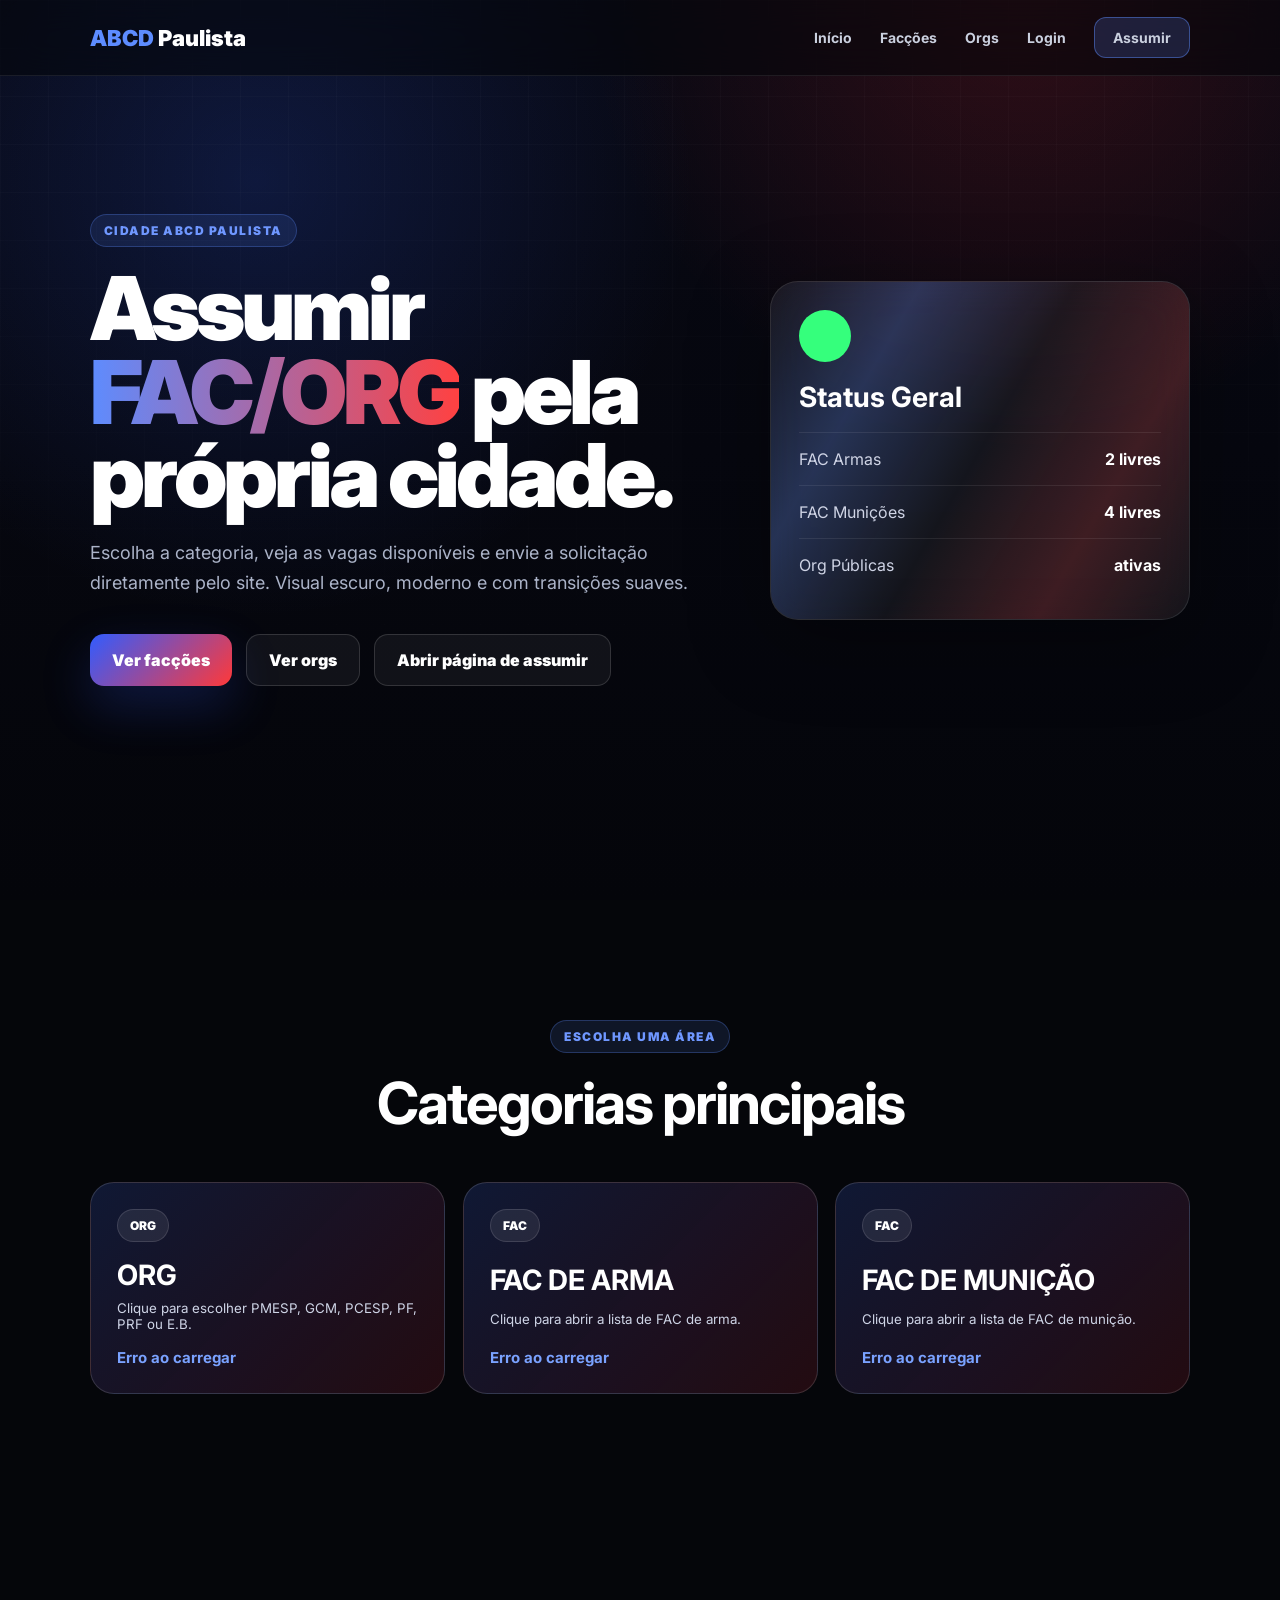
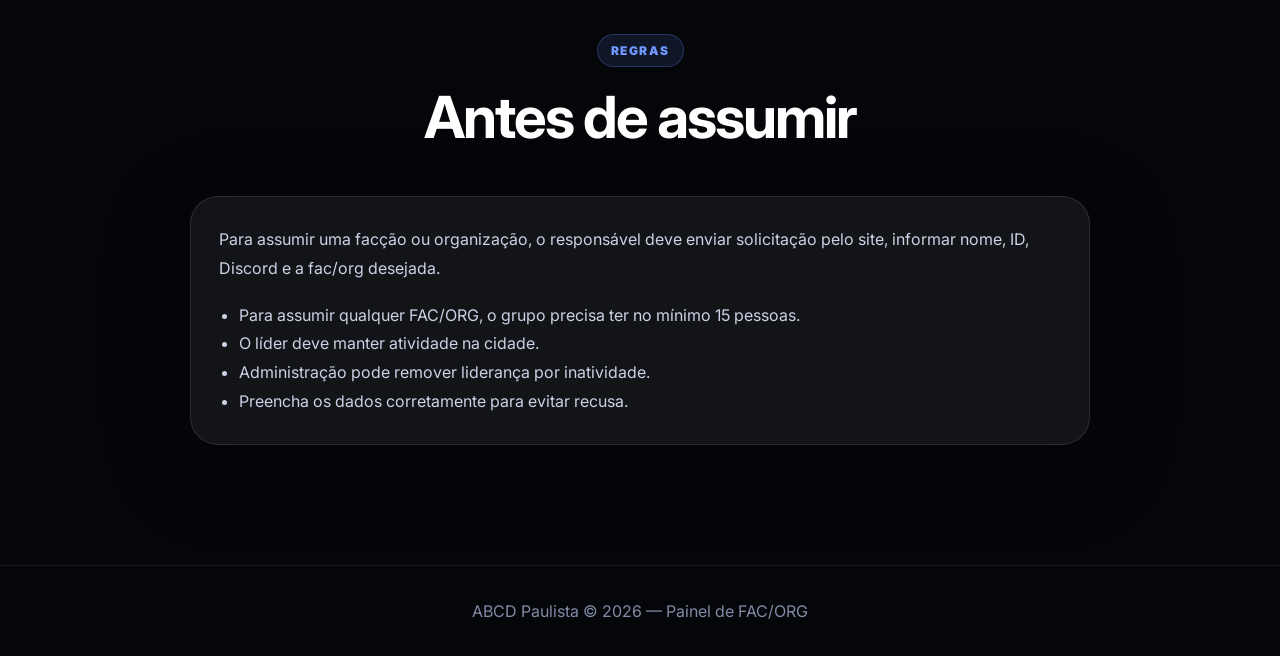
<file: index.html>
<!DOCTYPE html>
<html lang="pt-BR">
<head>
  <meta charset="UTF-8" />
  <meta name="viewport" content="width=device-width, initial-scale=1.0" />
  <title>ABCD Paulista | Assumir Fac/Org</title>
  <link rel="preconnect" href="https://fonts.googleapis.com">
  <link rel="preconnect" href="https://fonts.gstatic.com" crossorigin>
  <link href="https://fonts.googleapis.com/css2?family=Inter:wght@400;600;700;800;900&display=swap" rel="stylesheet">
  <link rel="stylesheet" href="style.css" />
</head>
<body>
  <div class="noise"></div>
  <div class="loader" id="loader">
    <div class="loader-box">
      <span>ABCD</span>
      <small>carregando organizações...</small>
    </div>
  </div>

  <header class="header">
    <a class="logo" href="#inicio"><span>ABCD</span> Paulista</a>
    <nav class="nav" id="nav">
      <a href="#inicio">Início</a>
      <a href="#faccoes">Facções</a>
      <a href="orgs.html">Orgs</a>
      <a href="painel-staff.html" class="staff-link">PAINEL-STAFF</a>
      <a href="login.html" class="login-link">Login</a>
      <button class="logout-btn" id="logoutBtn" type="button">Sair</button>
      <a href="assumir.html" class="nav-btn">Assumir</a>
    </nav>
    <button class="menu" id="menu" aria-label="Abrir menu">☰</button>
  </header>

  <main>
    <section class="hero section" id="inicio">
      <div class="hero-content reveal">
        <p class="tag">Cidade ABCD Paulista</p>
        <h1>Assumir <span>FAC/ORG</span> pela própria cidade.</h1>
        <p class="desc">Escolha a categoria, veja as vagas disponíveis e envie a solicitação diretamente pelo site. Visual escuro, moderno e com transições suaves.</p>
        <div class="actions">
          <a href="#faccoes" class="btn primary">Ver facções</a>
          <a href="orgs.html" class="btn ghost">Ver orgs</a>
          <a href="assumir.html" class="btn ghost">Abrir página de assumir</a>
        </div>
      </div>
      <div class="hero-card reveal delay">
        <div class="pulse"></div>
        <h3>Status Geral</h3>
        <div class="stat"><span>FAC Armas</span><strong>2 livres</strong></div>
        <div class="stat"><span>FAC Munições</span><strong>4 livres</strong></div>
        <div class="stat"><span>Org Públicas</span><strong>ativas</strong></div>
      </div>
    </section>

    <section class="section" id="categorias-inicio">
      <div class="section-title reveal">
        <p class="tag">Escolha uma área</p>
        <h2>Categorias principais</h2>
      </div>

      <div class="home-category-grid reveal" id="homeCategoryGrid">
        <button class="home-table-card home-open-card" type="button" data-home-cat="orgs">
          <span class="badge">ORG</span>
          <h3>ORG</h3>
          <p>Clique para escolher PMESP, GCM, PCESP, PF, PRF ou E.B.</p>
          <strong id="countOrgs">Carregando...</strong>
        </button>

        <button class="home-table-card home-open-card" type="button" data-home-cat="armas">
          <span class="badge">FAC</span>
          <h3>FAC DE ARMA</h3>
          <p>Clique para abrir a lista de FAC de arma.</p>
          <strong id="countArmas">Carregando...</strong>
        </button>

        <button class="home-table-card home-open-card" type="button" data-home-cat="municoes">
          <span class="badge">FAC</span>
          <h3>FAC DE MUNIÇÃO</h3>
          <p>Clique para abrir a lista de FAC de munição.</p>
          <strong id="countMunicoes">Carregando...</strong>
        </button>
      </div>

      <div class="home-drilldown reveal" id="homeDrilldown" style="display:none;">
        <div class="home-drill-head">
          <div>
            <p class="tag" id="homeDrillTag">Selecionar</p>
            <h3 id="homeDrillTitle">Escolha uma opção</h3>
          </div>
          <a class="btn ghost" href="assumir.html">Ir para assumir</a>
        </div>
        <div class="home-option-grid" id="homeOptionGrid"></div>
        <div class="home-division-screen" id="homeDivisionScreen" style="display:none;">
          <div class="home-drill-head small">
            <div>
              <p class="tag">Status</p>
              <h3 id="homeDivisionTitle">Divisões</h3>
            </div>
          </div>
          <div class="home-status-grid" id="homeStatusGrid"></div>
        </div>
      </div>
    </section>

    <section class="section rules" id="regras">
      <div class="section-title reveal">
        <p class="tag">Regras</p>
        <h2>Antes de assumir</h2>
      </div>
      <div class="rules-box reveal">
        <p>Para assumir uma facção ou organização, o responsável deve enviar solicitação pelo site, informar nome, ID, Discord e a fac/org desejada.</p>
        <ul>
          <li>Para assumir qualquer FAC/ORG, o grupo precisa ter no mínimo 15 pessoas.</li>
          <li>O líder deve manter atividade na cidade.</li>
          <li>Administração pode remover liderança por inatividade.</li>
          <li>Preencha os dados corretamente para evitar recusa.</li>
        </ul>
      </div>
    </section>
  </main>

  <footer>
    <p>ABCD Paulista © 2026 — Painel de FAC/ORG</p>
  </footer>

  <script src="script.js"></script>
</body>
</html>
</file>
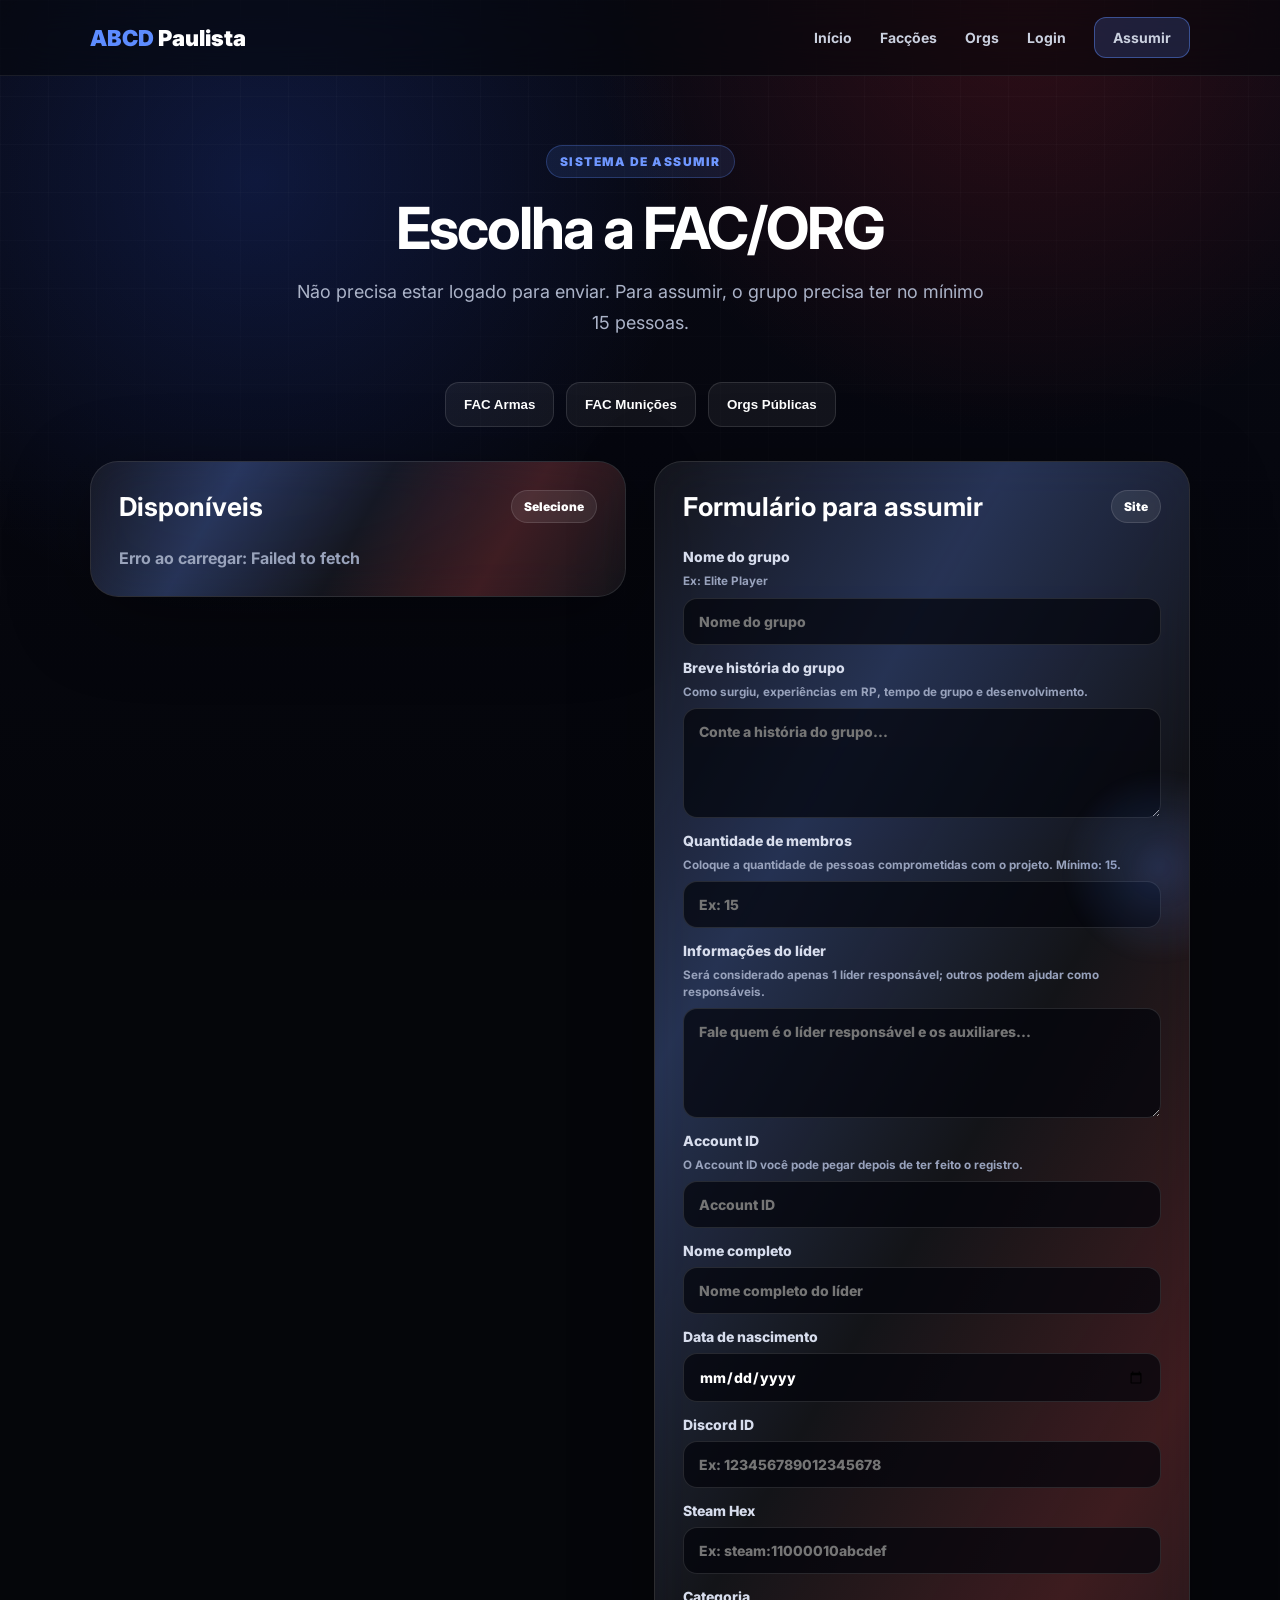
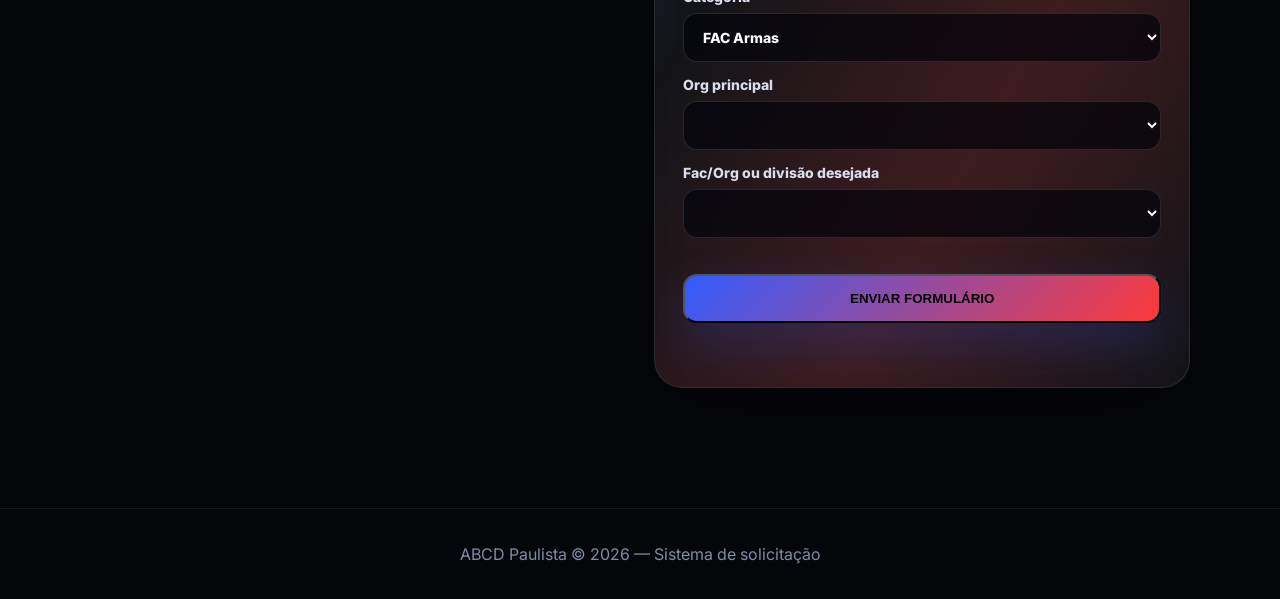
<file: assumir.html>
<!DOCTYPE html>
<html lang="pt-BR">
<head>
  <meta charset="UTF-8" />
  <meta name="viewport" content="width=device-width, initial-scale=1.0" />
  <title>Assumir | ABCD Paulista</title>
  <link rel="preconnect" href="https://fonts.googleapis.com">
  <link rel="preconnect" href="https://fonts.gstatic.com" crossorigin>
  <link href="https://fonts.googleapis.com/css2?family=Inter:wght@400;600;700;800;900&display=swap" rel="stylesheet">
  <link rel="stylesheet" href="style.css" />
</head>
<body>
  <div class="noise"></div>
  <div class="loader" id="loader"><div class="loader-box"><span>ABCD</span><small>abrindo solicitação...</small></div></div>

  <header class="header">
    <a class="logo" href="index.html"><span>ABCD</span> Paulista</a>
    <nav class="nav" id="nav">
      <a href="index.html#inicio">Início</a>
      <a href="index.html#faccoes">Facções</a>
      <a href="orgs.html">Orgs</a>
      <a href="painel-staff.html" class="staff-link">PAINEL-STAFF</a>
      <a href="login.html" class="login-link">Login</a>
      <button class="logout-btn" id="logoutBtn" type="button">Sair</button>
      <a href="assumir.html" class="nav-btn">Assumir</a>
    </nav>
    <button class="menu" id="menu" aria-label="Abrir menu">☰</button>
  </header>

  <main>
    <section class="section apply-page">
      <div class="section-title reveal">
        <p class="tag">Sistema de assumir</p>
        <h2 id="pageTitle">Escolha a FAC/ORG</h2>
        <p class="desc small-center">Não precisa estar logado para enviar. Para assumir, o grupo precisa ter no mínimo 15 pessoas.</p>
      </div>

      <div class="tabs reveal">
        <button class="tab-btn" data-tipo="armas">FAC Armas</button>
        <button class="tab-btn" data-tipo="municoes">FAC Munições</button>
        <button class="tab-btn" data-tipo="orgs">Orgs Públicas</button>
      </div>

      <div class="grid two apply-layout assume-animated">
        <article class="category reveal">
          <div class="category-head"><h3 id="categoriaTitulo">Disponíveis</h3><span class="badge" id="categoriaBadge">Selecione</span></div>
          <div class="items" id="listaDisponiveis"></div>
        </article>

        <article class="category reveal delay form-glow">
          <div class="category-head"><h3>Formulário para assumir</h3><span class="badge">Site</span></div>
          <form class="form" id="assumirForm">
            <label>Nome do grupo
              <small>Ex: Elite Player</small>
              <input type="text" id="grupoNome" placeholder="Nome do grupo" required>
            </label>

            <label>Breve história do grupo
              <small>Como surgiu, experiências em RP, tempo de grupo e desenvolvimento.</small>
              <textarea id="historia" placeholder="Conte a história do grupo..." required></textarea>
            </label>

            <label>Quantidade de membros
              <small>Coloque a quantidade de pessoas comprometidas com o projeto. Mínimo: 15.</small>
              <input type="number" id="membros" min="1" placeholder="Ex: 15" required>
            </label>

            <label>Informações do líder
              <small>Será considerado apenas 1 líder responsável; outros podem ajudar como responsáveis.</small>
              <textarea id="liderInfo" placeholder="Fale quem é o líder responsável e os auxiliares..." required></textarea>
            </label>

            <label>Account ID
              <small>O Account ID você pode pegar depois de ter feito o registro.</small>
              <input type="text" id="accountId" placeholder="Account ID" required>
            </label>

            <label>Nome completo
              <input type="text" id="nomeCompleto" placeholder="Nome completo do líder" required>
            </label>

            <label>Data de nascimento
              <input type="date" id="nascimento" required>
            </label>

            <label>Discord ID
              <input type="text" id="discordId" placeholder="Ex: 123456789012345678" required>
            </label>

            <label>Steam Hex
              <input type="text" id="steamHex" placeholder="Ex: steam:11000010abcdef" required>
            </label>

            <label>Categoria
              <select id="tipo" required>
                <option value="armas">FAC Armas</option>
                <option value="municoes">FAC Munições</option>
                <option value="orgs">Org Pública</option>
              </select>
            </label>

            <label id="orgMaeBox">Org principal
              <select id="orgMae"></select>
            </label>

            <label>Fac/Org ou divisão desejada
              <select id="organizacao" required></select>
            </label>

            <button class="btn primary full" type="submit">ENVIAR FORMULÁRIO</button>
            <p class="form-note" id="formMsg"></p>
          </form>
        </article>
      </div>
    </section>
  </main>

  <footer><p>ABCD Paulista © 2026 — Sistema de solicitação</p></footer>
  <script src="script.js"></script>
  <script src="assumir.js"></script>
</body>
</html>
</file>
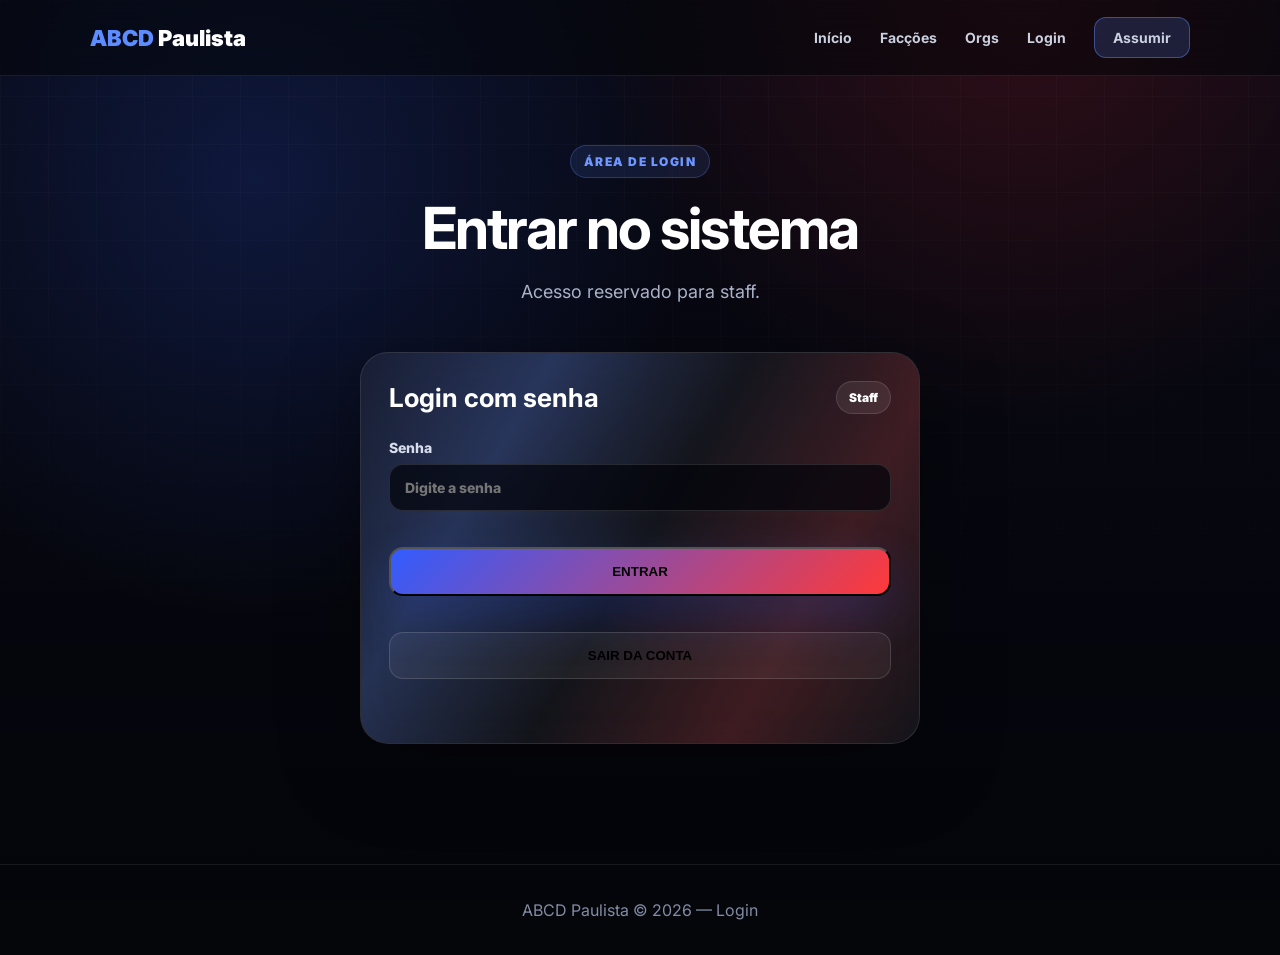
<file: login.html>
<!DOCTYPE html>
<html lang="pt-BR">
<head>
  <meta charset="UTF-8" />
  <meta name="viewport" content="width=device-width, initial-scale=1.0" />
  <title>Login | ABCD Paulista</title>
  <link rel="preconnect" href="https://fonts.googleapis.com">
  <link rel="preconnect" href="https://fonts.gstatic.com" crossorigin>
  <link href="https://fonts.googleapis.com/css2?family=Inter:wght@400;600;700;800;900&display=swap" rel="stylesheet">
  <link rel="stylesheet" href="style.css" />
</head>
<body>
  <div class="noise"></div>
  <div class="loader" id="loader"><div class="loader-box"><span>ABCD</span><small>login...</small></div></div>

  <header class="header">
    <a class="logo" href="index.html"><span>ABCD</span> Paulista</a>
    <nav class="nav" id="nav">
      <a href="index.html#inicio">Início</a>
      <a href="index.html#faccoes">Facções</a>
      <a href="index.html#orgs">Orgs</a>
      <a href="painel-staff.html" class="staff-link">PAINEL-STAFF</a>
      <a href="login.html" class="login-link">Login</a>
      <button class="logout-btn" id="logoutBtn" type="button">Sair</button>
      <a href="assumir.html" class="nav-btn">Assumir</a>
    </nav>
    <button class="menu" id="menu" aria-label="Abrir menu">☰</button>
  </header>

  <main>
    <section class="section apply-page">
      <div class="section-title reveal">
        <p class="tag">Área de login</p>
        <h2>Entrar no sistema</h2>
        <p class="desc small-center">Acesso reservado para staff.</p>
      </div>

      <article class="category login-card reveal">
        <div class="category-head">
          <h3>Login com senha</h3>
          <span class="badge">Staff</span>
        </div>
        <form class="form" id="loginForm">
          <label>Senha
            <input type="password" id="senha" placeholder="Digite a senha" required>
          </label>
          <button class="btn primary full" type="submit">ENTRAR</button>
          <button class="btn ghost full" type="button" id="sair">SAIR DA CONTA</button>
          <p class="form-note" id="loginMsg"></p>
        </form>
      </article>
    </section>
  </main>

  <footer><p>ABCD Paulista © 2026 — Login</p></footer>
  <script src="script.js"></script>
  <script src="login.js"></script>
</body>
</html>
</file>
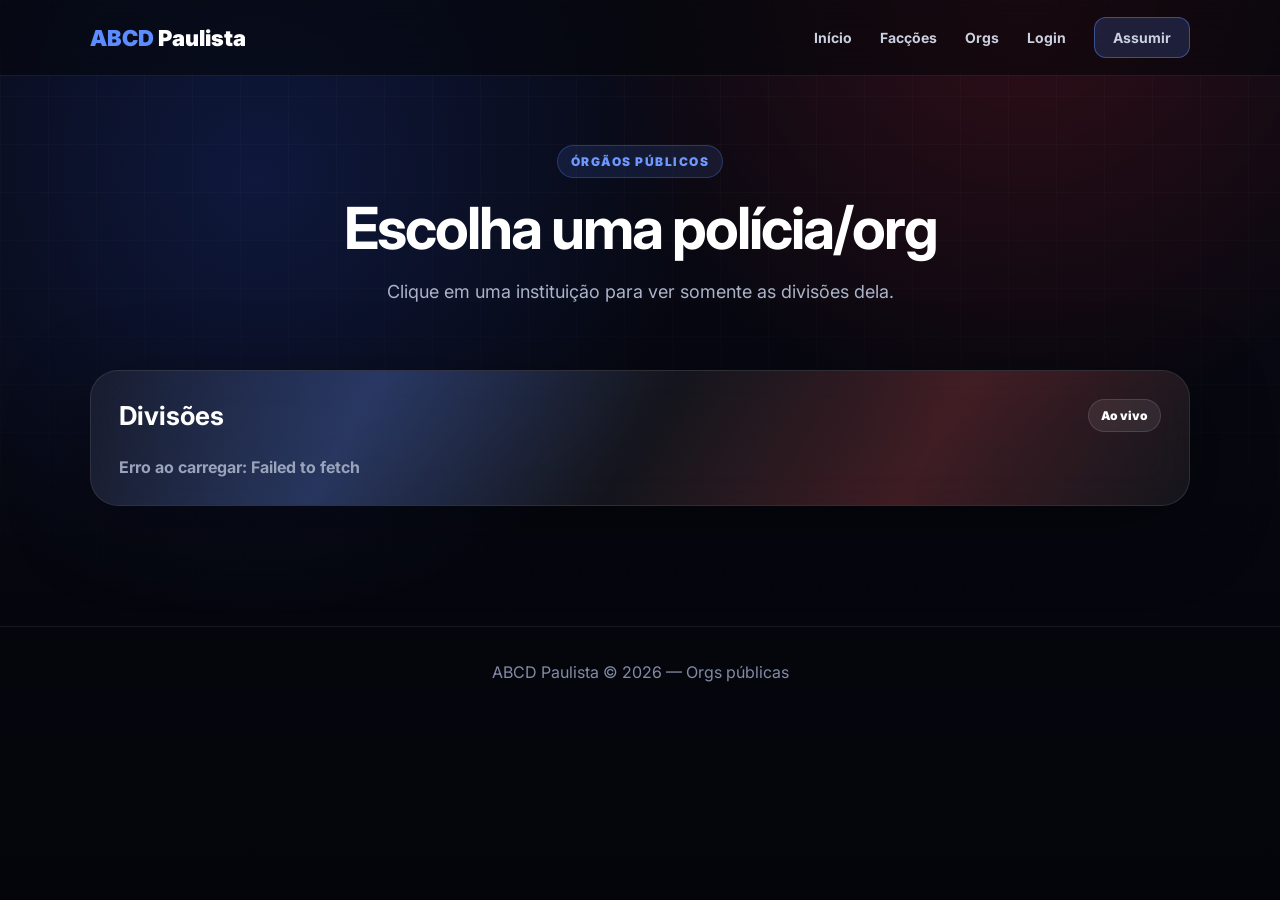
<file: orgs.html>
<!DOCTYPE html>
<html lang="pt-BR">
<head>
  <meta charset="UTF-8" />
  <meta name="viewport" content="width=device-width, initial-scale=1.0" />
  <title>Orgs | ABCD Paulista</title>
  <link rel="preconnect" href="https://fonts.googleapis.com">
  <link rel="preconnect" href="https://fonts.gstatic.com" crossorigin>
  <link href="https://fonts.googleapis.com/css2?family=Inter:wght@400;600;700;800;900&display=swap" rel="stylesheet">
  <link rel="stylesheet" href="style.css" />
</head>
<body>
  <div class="noise"></div>
  <div class="loader" id="loader"><div class="loader-box"><span>ORGS</span><small>carregando divisões...</small></div></div>

  <header class="header">
    <a class="logo" href="index.html"><span>ABCD</span> Paulista</a>
    <nav class="nav" id="nav">
      <a href="index.html#inicio">Início</a>
      <a href="index.html#faccoes">Facções</a>
      <a href="orgs.html">Orgs</a>
      <a href="painel-staff.html" class="staff-link">PAINEL-STAFF</a>
      <a href="login.html" class="login-link">Login</a>
      <button class="logout-btn" id="logoutBtn" type="button">Sair</button>
      <a href="assumir.html" class="nav-btn">Assumir</a>
    </nav>
    <button class="menu" id="menu" aria-label="Abrir menu">☰</button>
  </header>

  <main>
    <section class="section apply-page">
      <div class="section-title reveal">
        <p class="tag">Órgãos públicos</p>
        <h2 id="orgPageTitle">Escolha uma polícia/org</h2>
        <p class="desc small-center">Clique em uma instituição para ver somente as divisões dela.</p>
      </div>

      <div class="form-filter-tabs org-selector-tabs reveal" id="orgButtons"></div>

      <article class="category reveal">
        <div class="category-head">
          <h3 id="orgSelectedTitle">Divisões</h3>
          <span class="badge">Ao vivo</span>
        </div>
        <div id="orgDivisoes" class="org-grid"></div>
      </article>
    </section>
  </main>

  <footer><p>ABCD Paulista © 2026 — Orgs públicas</p></footer>
  <script src="script.js"></script>
  <script src="orgs.js"></script>
</body>
</html>
</file>
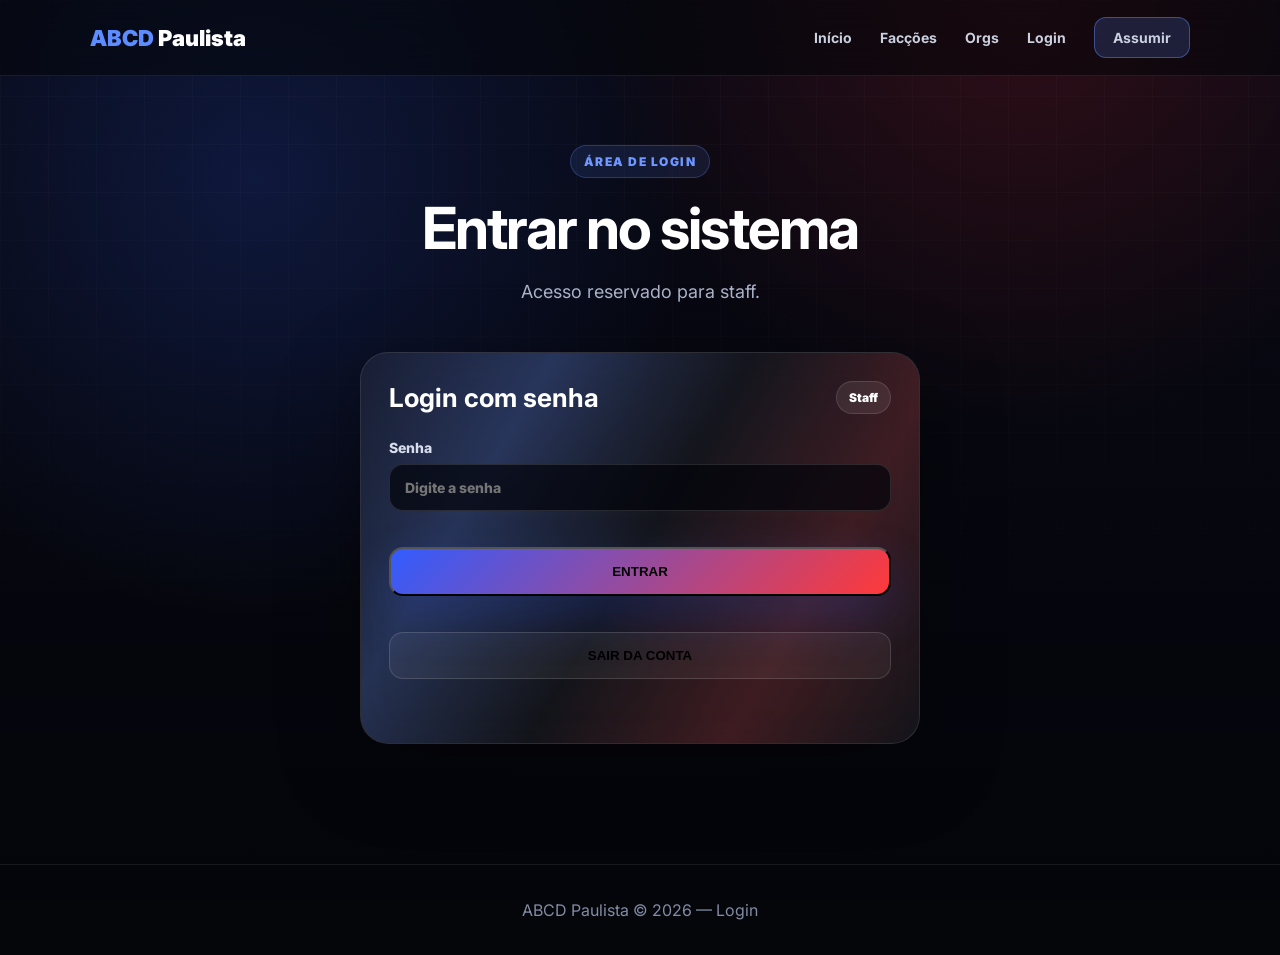
<file: painel-categoria.html>
<!DOCTYPE html>
<html lang="pt-BR">
<head>
  <meta charset="UTF-8" />
  <meta name="viewport" content="width=device-width, initial-scale=1.0" />
  <title>Painel Staff | Opção</title>
  <link rel="preconnect" href="https://fonts.googleapis.com">
  <link rel="preconnect" href="https://fonts.gstatic.com" crossorigin>
  <link href="https://fonts.googleapis.com/css2?family=Inter:wght@400;600;700;800;900&display=swap" rel="stylesheet">
  <link rel="stylesheet" href="style.css" />
</head>
<body>
  <div class="noise"></div>
  <div class="loader" id="loader"><div class="loader-box"><span>STAFF</span><small>abrindo opção...</small></div></div>

  <header class="header">
    <a class="logo" href="index.html"><span>ABCD</span> Paulista</a>
    <nav class="nav" id="nav">
      <a href="index.html#inicio">Início</a>
      <a href="index.html#faccoes">Facções</a>
      <a href="orgs.html">Orgs</a>
      <a href="painel-staff.html" class="staff-link">PAINEL-STAFF</a>
      <a href="login.html" class="login-link">Login</a>
      <button class="logout-btn" id="logoutBtn" type="button">Sair</button>
    </nav>
    <button class="menu" id="menu" aria-label="Abrir menu">☰</button>
  </header>

  <main>
    <section class="section apply-page staff-page">
      <div class="section-title reveal">
        <p class="tag">Painel Staff</p>
        <h2 id="staffOpcaoTitulo">Opção selecionada</h2>
        <p class="desc small-center">Esta página mostra somente a opção que você clicou.</p>
      </div>

      <div class="staff-actions reveal mini-staff-actions">
        <a href="painel-categoria.html?area=alterar&tipo=armas" class="staff-btn">Alterar vagas</a>
        <a href="painel-categoria.html?area=formularios&tipo=armas" class="staff-btn">Formulários</a>
        <a href="painel-categoria.html?area=controle" class="staff-btn">Controle geral</a>
        <a href="painel-categoria.html?area=criar" class="staff-btn">Criar FAC/ORG</a>
      </div>

      <article class="category reveal staff-section" id="areaAlterar">
        <div class="category-head"><h3>Alterar vagas</h3><span class="badge">Livre/Privada</span></div>
        <div class="form-filter-tabs link-tabs">
          <a href="painel-categoria.html?area=alterar&tipo=armas" data-area-filter="armas">FAC Armas</a>
          <a href="painel-categoria.html?area=alterar&tipo=municoes" data-area-filter="municoes">FAC Munições</a>
          <a href="painel-categoria.html?area=alterar&tipo=orgs" data-area-filter="orgs">ORGs</a>
        </div>
        <form class="form inline-form" id="livresForm">
          <label>Categoria
            <select id="livreCategoria">
              <option value="armas">FAC Armas</option>
              <option value="municoes">FAC Munições</option>
              <option value="orgs">Órgão Público</option>
            </select>
          </label>
          <label id="livreOrgaoBox">Órgão público
            <select id="livreOrgao"></select>
          </label>
          <label>Selecione a FAC/ORG ou divisão
            <select id="livreDivisao"></select>
          </label>
          <div class="choice-preview" id="choicePreview">Selecione uma opção acima.</div>
          <div class="two-buttons">
            <button class="btn primary full" type="submit" data-status="livre">ADICIONAR COMO LIVRE</button>
            <button class="btn danger full" type="submit" data-status="privada">ADICIONAR COMO PRIVADA</button>
          </div>
        </form>
        <div id="listasLivres" class="requests"></div>
      </article>

      <article class="category reveal staff-section" id="areaFormularios">
        <div class="category-head"><h3>Formulários enviados</h3><span class="badge">Solicitações</span></div>
        <div class="form-filter-tabs link-tabs">
          <a href="painel-categoria.html?area=formularios&tipo=armas" data-area-filter="armas">FAC Armas</a>
          <a href="painel-categoria.html?area=formularios&tipo=municoes" data-area-filter="municoes">FAC Munições</a>
          <a href="painel-categoria.html?area=formularios&tipo=orgs" data-area-filter="orgs">ORGs</a>
          <a href="painel-categoria.html?area=formularios&tipo=sem" data-area-filter="sem">Sem categoria</a>
        </div>
        <div id="formulariosBox" class="requests"></div>
      </article>

      <article class="category reveal staff-section" id="areaCriar">
        <div class="category-head"><h3>Criar nova FAC/ORG</h3><span class="badge">Cadastro</span></div>
        <form class="form inline-form" id="criarForm">
          <label>Tipo que deseja criar
            <select id="criarTipo">
              <option value="fac_armas">Criar FAC de Armas</option>
              <option value="fac_municoes">Criar FAC de Munição</option>
              <option value="org_militar">Criar ORG Militar</option>
              <option value="org_pacifica">Criar ORG Pacífica</option>
            </select>
          </label>
          <label>Nome da FAC/ORG
            <input type="text" id="criarNome" placeholder="Ex: NOVA FAC, SAMU, Defesa Civil" required>
          </label>
          <label id="criarDivisoesBox">Divisões da ORG
            <small>Separe por vírgula. Ex: Canil, ROMU, Ronda Cidadã</small>
            <textarea id="criarDivisoes" placeholder="Divisão 1, Divisão 2, Divisão 3"></textarea>
          </label>
          <button class="btn primary full" type="submit">CRIAR NO SISTEMA</button>
          <p class="form-note" id="criarMsg"></p>
        </form>
      </article>

      <article class="category reveal staff-section" id="areaControle">
        <div class="category-head"><h3>Controle geral</h3><span class="badge">Resumo</span></div>
        <div id="controleBox" class="org-grid"></div>
      </article>
    </section>
  </main>

  <footer><p>ABCD Paulista © 2026 — Painel Staff</p></footer>
  <script src="script.js"></script>
  <script src="painel-categoria.js"></script>
</body>
</html>
</file>
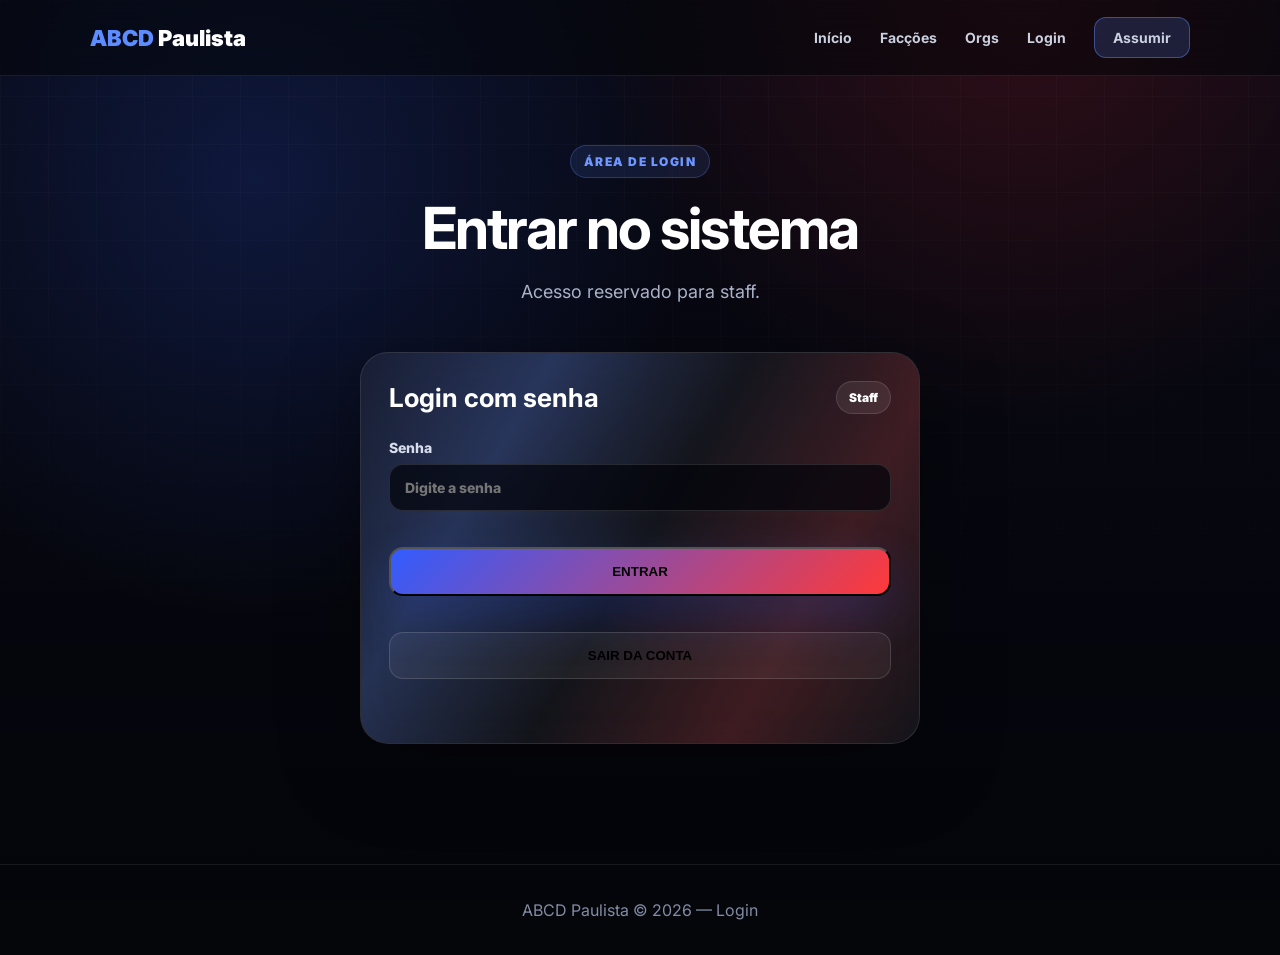
<file: painel-staff.html>
<!DOCTYPE html>
<html lang="pt-BR">
<head>
  <meta charset="UTF-8" />
  <meta name="viewport" content="width=device-width, initial-scale=1.0" />
  <title>Painel Staff | ABCD Paulista</title>
  <link rel="preconnect" href="https://fonts.googleapis.com">
  <link rel="preconnect" href="https://fonts.gstatic.com" crossorigin>
  <link href="https://fonts.googleapis.com/css2?family=Inter:wght@400;600;700;800;900&display=swap" rel="stylesheet">
  <link rel="stylesheet" href="style.css" />
</head>
<body>
  <div class="noise"></div>
  <div class="loader" id="loader"><div class="loader-box"><span>STAFF</span><small>carregando painel...</small></div></div>
  <header class="header">
    <a class="logo" href="index.html"><span>ABCD</span> Paulista</a>
    <nav class="nav" id="nav">
      <a href="index.html#inicio">Início</a>
      <a href="index.html#faccoes">Facções</a>
      <a href="orgs.html">Orgs</a>
      <a href="assumir.html">Assumir</a>
      <a href="painel-staff.html" class="staff-link">PAINEL-STAFF</a>
      <a href="login.html" class="login-link">Login</a>
      <button class="logout-btn" id="logoutBtn" type="button">Sair</button>
    </nav>
    <button class="menu" id="menu" aria-label="Abrir menu">☰</button>
  </header>

  <main>
    <section class="section apply-page staff-page">
      <div class="section-title reveal">
        <p class="tag">Área administrativa</p>
        <h2>PAINEL-STAFF</h2>
        <p class="desc small-center">Controle as vagas, formulários, assumidas e criação de novas FAC/ORG.</p>
      </div>

      <div class="staff-actions reveal">
        <a href="painel-categoria.html?area=alterar&tipo=armas" class="staff-btn">ALTERAR / COLOCAR FAC-ORG LIVRE OU PRIVADA</a>
        <a href="painel-categoria.html?area=formularios&tipo=armas" class="staff-btn">VER FORMULÁRIOS ENVIADOS</a>
        <a href="painel-categoria.html?area=controle" class="staff-btn">CONTROLE GERAL</a>
        <a href="painel-categoria.html?area=criar" class="staff-btn">CRIAR FAC/ORG</a>
      </div>

      <article class="category reveal staff-section">
        <div class="category-head"><h3>Escolha uma opção do painel</h3><span class="badge">Menu</span></div>
        <p class="desc">Clique em uma opção acima. O sistema vai abrir outra página mostrando somente aquilo que você escolheu.</p>
      </article>
    </section>
  </main>

  <footer><p>ABCD Paulista © 2026 — Painel Staff</p></footer>
  <script src="script.js"></script>
  <script src="painel-staff.js"></script>
</body>
</html>
</file>
<file: style.css>
*{margin:0;padding:0;box-sizing:border-box}html{scroll-behavior:smooth}body{font-family:Inter,Arial,sans-serif;background:#05060a;color:#fff;overflow-x:hidden}a{text-decoration:none;color:inherit}.noise{position:fixed;inset:0;background:radial-gradient(circle at 20% 20%,rgba(49,98,255,.18),transparent 35%),radial-gradient(circle at 80% 0%,rgba(255,42,42,.16),transparent 32%),linear-gradient(180deg,#080914,#04050a);z-index:-2}.noise:after{content:"";position:absolute;inset:0;background-image:linear-gradient(rgba(255,255,255,.025) 1px,transparent 1px),linear-gradient(90deg,rgba(255,255,255,.025) 1px,transparent 1px);background-size:48px 48px;mask-image:linear-gradient(to bottom,#000,transparent 88%)}.loader{position:fixed;inset:0;display:grid;place-items:center;background:#04050a;z-index:99;transition:.7s ease}.loader.hide{opacity:0;visibility:hidden}.loader-box{display:flex;flex-direction:column;gap:10px;align-items:center;animation:zoomIn .8s ease}.loader-box span{font-size:42px;font-weight:900;letter-spacing:8px;background:linear-gradient(90deg,#fff,#5d8cff,#ff4141);-webkit-background-clip:text;color:transparent}.loader-box small{color:#9fa7bd;letter-spacing:3px;text-transform:uppercase}.header{position:fixed;top:0;left:0;width:100%;height:76px;padding:0 7%;display:flex;align-items:center;justify-content:space-between;background:rgba(5,6,10,.55);backdrop-filter:blur(18px);border-bottom:1px solid rgba(255,255,255,.08);z-index:50}.logo{font-weight:900;font-size:22px}.logo span{color:#5d8cff}.nav{display:flex;align-items:center;gap:28px}.nav a{color:#cad0df;font-weight:700;font-size:14px;transition:.3s}.nav a:hover{color:#fff;transform:translateY(-2px)}.nav-btn{padding:11px 18px;border-radius:12px;background:rgba(93,140,255,.18);border:1px solid rgba(93,140,255,.45)}.menu{display:none;background:none;border:0;color:#fff;font-size:28px}.section{padding:120px 7%}.hero{min-height:100vh;display:grid;grid-template-columns:1.2fr .8fr;align-items:center;gap:50px}.tag{display:inline-flex;color:#6f97ff;background:rgba(93,140,255,.12);border:1px solid rgba(93,140,255,.28);padding:8px 13px;border-radius:999px;text-transform:uppercase;font-size:12px;font-weight:900;letter-spacing:1.5px}.hero h1{font-size:clamp(42px,7vw,88px);line-height:.95;margin:20px 0;font-weight:900;letter-spacing:-4px}.hero h1 span{background:linear-gradient(90deg,#5d8cff,#ff4141);-webkit-background-clip:text;color:transparent}.desc{max-width:700px;color:#abb3c8;font-size:18px;line-height:1.7}.actions{display:flex;gap:14px;margin-top:35px;flex-wrap:wrap}.btn{display:inline-flex;align-items:center;justify-content:center;padding:15px 22px;border-radius:14px;font-weight:900;transition:.35s}.btn:hover{transform:translateY(-4px) scale(1.02)}.primary{background:linear-gradient(135deg,#315cff,#ff3939);box-shadow:0 20px 50px rgba(49,92,255,.22)}.ghost{border:1px solid rgba(255,255,255,.14);background:rgba(255,255,255,.05)}.hero-card,.category,.rules-box,.apply-card{position:relative;background:rgba(255,255,255,.06);border:1px solid rgba(255,255,255,.11);border-radius:28px;padding:28px;backdrop-filter:blur(22px);box-shadow:0 20px 80px rgba(0,0,0,.35);overflow:hidden}.hero-card:before,.category:before,.apply-card:before{content:"";position:absolute;inset:-2px;background:linear-gradient(120deg,transparent,rgba(93,140,255,.25),transparent,rgba(255,65,65,.18),transparent);z-index:-1;animation:borderMove 4s linear infinite}.pulse{width:52px;height:52px;border-radius:50%;background:#35ff7c;box-shadow:0 0 0 0 rgba(53,255,124,.65);animation:pulse 1.7s infinite}.hero-card h3{font-size:28px;margin:18px 0}.stat{display:flex;justify-content:space-between;padding:16px 0;border-top:1px solid rgba(255,255,255,.08);color:#cfd4e5}.stat strong{color:#fff}.section-title{text-align:center;margin-bottom:44px}.section-title h2{font-size:clamp(30px,5vw,58px);margin-top:15px;letter-spacing:-2px}.grid.two{display:grid;grid-template-columns:repeat(2,1fr);gap:28px}.category-head{display:flex;align-items:center;justify-content:space-between;gap:15px;margin-bottom:25px}.category h3{font-size:26px}.badge{font-size:12px;font-weight:900;color:#fff;background:rgba(255,255,255,.08);border:1px solid rgba(255,255,255,.12);padding:8px 12px;border-radius:999px}.category h4{margin:20px 0 12px;color:#d8dff3;text-transform:uppercase;font-size:12px;letter-spacing:2px}.items{display:grid;gap:10px}.items.compact{grid-template-columns:repeat(2,1fr)}.item{display:flex;align-items:center;gap:10px;padding:13px 14px;border-radius:14px;background:rgba(255,255,255,.045);border:1px solid rgba(255,255,255,.08);font-weight:800;color:#edf1ff;transition:.3s}.item:hover{transform:translateX(5px);background:rgba(255,255,255,.075)}.item span{width:11px;height:11px;border-radius:50%;display:block}.free span{background:#2fff7a;box-shadow:0 0 18px rgba(47,255,122,.8)}.busy span{background:#ff3c3c;box-shadow:0 0 18px rgba(255,60,60,.8)}.org-grid{display:grid;grid-template-columns:repeat(3,1fr);gap:18px}.org-card{min-height:110px;display:grid;place-items:center;text-align:center;padding:18px;border-radius:22px;background:linear-gradient(145deg,rgba(255,255,255,.075),rgba(255,255,255,.025));border:1px solid rgba(255,255,255,.1);font-size:20px;font-weight:900;transition:.35s}.org-card:hover{transform:translateY(-8px);border-color:rgba(93,140,255,.55);box-shadow:0 18px 55px rgba(93,140,255,.16)}.rules-box{max-width:900px;margin:0 auto;color:#cbd2e5;line-height:1.8}.rules-box ul{margin-top:18px;padding-left:20px}.apply{padding-top:80px}.apply-card{text-align:center;max-width:850px;margin:auto}.apply-card h2{font-size:48px;margin:18px 0}.apply-card p{color:#b9c1d6;margin-bottom:25px}footer{text-align:center;padding:35px;color:#818ba6;border-top:1px solid rgba(255,255,255,.08)}.reveal{opacity:0;transform:translateY(34px);transition:1s cubic-bezier(.2,.8,.2,1)}.reveal.show{opacity:1;transform:none}.delay{transition-delay:.18s}@keyframes pulse{70%{box-shadow:0 0 0 18px rgba(53,255,124,0)}}@keyframes zoomIn{from{opacity:0;transform:scale(.85)}to{opacity:1;transform:scale(1)}}@keyframes borderMove{to{transform:rotate(360deg)}}@media(max-width:900px){.header{padding:0 5%}.menu{display:block}.nav{position:absolute;top:76px;right:5%;width:240px;display:none;flex-direction:column;align-items:stretch;padding:18px;background:rgba(5,6,10,.92);border:1px solid rgba(255,255,255,.1);border-radius:18px}.nav.open{display:flex}.hero{grid-template-columns:1fr;padding-top:140px}.grid.two,.org-grid{grid-template-columns:1fr}.items.compact{grid-template-columns:1fr}.section{padding:90px 5%}.hero h1{letter-spacing:-2px}.apply-card h2{font-size:36px}}
.full{width:100%;margin-top:22px}.center{display:flex;justify-content:center;margin-top:30px}.small-center{margin:14px auto 0;text-align:center}.apply-page{padding-top:145px}.tabs{display:flex;gap:12px;justify-content:center;flex-wrap:wrap;margin-bottom:34px}.tab-btn{border:1px solid rgba(255,255,255,.12);background:rgba(255,255,255,.055);color:#fff;font-weight:900;border-radius:14px;padding:14px 18px;cursor:pointer;transition:.3s}.tab-btn:hover,.tab-btn.active{transform:translateY(-4px);border-color:rgba(93,140,255,.65);background:rgba(93,140,255,.18)}.apply-layout{align-items:start}.form{display:grid;gap:14px}.form label{display:grid;gap:8px;color:#d7dded;font-weight:800;font-size:14px}.form input,.form select,.form textarea{width:100%;border:1px solid rgba(255,255,255,.12);background:rgba(3,5,12,.72);color:#fff;border-radius:14px;padding:14px 15px;outline:0;font:inherit}.form textarea{min-height:110px;resize:vertical}.form input:focus,.form select:focus,.form textarea:focus{border-color:rgba(93,140,255,.7);box-shadow:0 0 0 4px rgba(93,140,255,.12)}.form-note{min-height:22px;color:#35ff7c;font-weight:800}.requests-box{margin-top:28px}.requests{display:grid;gap:12px}.request-card{padding:14px;border-radius:16px;background:rgba(255,255,255,.045);border:1px solid rgba(255,255,255,.08);color:#d7dded}.request-card strong{display:block;color:#fff;margin-bottom:6px}.request-card small{color:#98a2bc}.empty{color:#99a3bb;font-weight:700}.page-fade{animation:pageFade .55s ease both}@keyframes pageFade{from{opacity:0;transform:translateY(14px)}to{opacity:1;transform:none}}

.login-card{max-width:560px;margin:0 auto}.login-warning{display:none;margin-bottom:16px;padding:14px 16px;border-radius:16px;background:rgba(255,65,65,.12);border:1px solid rgba(255,65,65,.3);color:#ffd6d6;font-weight:800}.login-warning a{color:#fff;text-decoration:underline}.form-blocked{opacity:.45;pointer-events:none;filter:grayscale(.25)}code{background:rgba(255,255,255,.1);padding:2px 7px;border-radius:8px;color:#fff}
.logout-btn{display:none;align-items:center;justify-content:center;border:0;cursor:pointer;color:#fff;font-weight:800;background:rgba(255,65,65,.16);border:1px solid rgba(255,65,65,.35);padding:10px 14px;border-radius:999px;font-family:inherit}.logout-btn:hover{transform:translateY(-2px);background:rgba(255,65,65,.25)}.staff-link{display:none}.staff-page{min-height:100vh}.staff-actions{max-width:520px;margin:0 auto 48px;display:grid;gap:18px}.staff-btn{display:flex;align-items:center;justify-content:center;min-height:76px;text-align:center;padding:20px;border-radius:22px;background:linear-gradient(145deg,rgba(93,140,255,.22),rgba(255,255,255,.055));border:1px solid rgba(255,255,255,.13);font-weight:900;letter-spacing:.5px;transition:.35s}.staff-btn:hover{transform:translateY(-7px) scale(1.02);border-color:rgba(93,140,255,.7);box-shadow:0 22px 70px rgba(93,140,255,.18)}.staff-section{margin-top:34px}.inline-form{margin-bottom:24px}.request-card b{color:#fff}.request-card p{margin:6px 0;line-height:1.55}.mini-actions{display:flex;gap:10px;flex-wrap:wrap;margin-top:14px}.mini-actions button{border:1px solid rgba(255,255,255,.14);background:rgba(255,255,255,.08);color:#fff;border-radius:12px;padding:10px 13px;font-weight:900;cursor:pointer}.mini-actions button:hover{background:rgba(93,140,255,.22)}.org-card small{font-size:13px;color:#b8c0d7;font-weight:800}label small{color:#98a2bc;font-weight:700;line-height:1.4}.login-link,.staff-link{align-items:center}
@media(max-width:900px){.logout-btn{width:100%}.staff-actions{max-width:100%}.mini-actions button{flex:1}}

.two-buttons{display:grid;grid-template-columns:1fr 1fr;gap:14px}.danger{background:linear-gradient(135deg,#ff3939,#8a1fff);box-shadow:0 20px 50px rgba(255,57,57,.2)}.choice-preview{padding:14px 16px;border-radius:16px;background:rgba(93,140,255,.12);border:1px solid rgba(93,140,255,.3);color:#e8edff;font-weight:900}.assume-animated .category{animation:floatCard 5s ease-in-out infinite}.assume-animated .category:nth-child(2){animation-delay:.4s}.form-glow:after{content:"";position:absolute;width:200px;height:200px;border-radius:50%;right:-70px;top:20%;background:radial-gradient(circle,rgba(93,140,255,.22),transparent 68%);filter:blur(3px);animation:orbMove 4s ease-in-out infinite;pointer-events:none}.apply-page .tab-btn{position:relative;overflow:hidden}.apply-page .tab-btn:before{content:"";position:absolute;inset:0;translate:-120% 0;background:linear-gradient(90deg,transparent,rgba(255,255,255,.18),transparent);transition:.7s}.apply-page .tab-btn:hover:before{translate:120% 0}.form input,.form select,.form textarea{transition:.28s}.form label{animation:formRise .55s ease both}.form label:nth-child(2){animation-delay:.04s}.form label:nth-child(3){animation-delay:.08s}.form label:nth-child(4){animation-delay:.12s}.form label:nth-child(5){animation-delay:.16s}.form label:nth-child(6){animation-delay:.20s}.form label:nth-child(7){animation-delay:.24s}.form label:nth-child(8){animation-delay:.28s}.form label:nth-child(9){animation-delay:.32s}.form label:nth-child(10){animation-delay:.36s}.form label:nth-child(11){animation-delay:.40s}.form label:nth-child(12){animation-delay:.44s}@keyframes floatCard{0%,100%{transform:translateY(0)}50%{transform:translateY(-8px)}}@keyframes orbMove{0%,100%{transform:translate(0,0) scale(1)}50%{transform:translate(-30px,35px) scale(1.15)}}@keyframes formRise{from{opacity:0;transform:translateY(10px)}to{opacity:1;transform:none}}@media(max-width:900px){.two-buttons{grid-template-columns:1fr}}

.form-category-block{padding:18px;border-radius:22px;background:rgba(255,255,255,.035);border:1px solid rgba(255,255,255,.09);margin-bottom:18px}.form-category-head{display:flex;align-items:center;justify-content:space-between;gap:12px;margin-bottom:14px;padding-bottom:12px;border-bottom:1px solid rgba(255,255,255,.09)}.form-category-head h4{margin:0!important;color:#fff;font-size:15px;letter-spacing:1.5px}.form-category-head span{padding:8px 12px;border-radius:999px;background:rgba(93,140,255,.14);border:1px solid rgba(93,140,255,.28);font-weight:900;color:#dce6ff;font-size:12px}.form-category-list{display:grid;gap:12px}.form-card{border-left:4px solid rgba(93,140,255,.75)}

.form-filter-tabs{display:grid;grid-template-columns:repeat(4,1fr);gap:12px;margin:16px 0 18px}
.form-filter-tabs button{border:1px solid rgba(255,255,255,.14);background:rgba(255,255,255,.055);color:#fff;border-radius:16px;padding:14px 12px;font-weight:900;cursor:pointer;transition:.25s ease}
.form-filter-tabs button:hover{transform:translateY(-2px);border-color:rgba(93,140,255,.55)}
.form-filter-tabs button.active{background:linear-gradient(135deg,#3764ff,#ff373d);border-color:rgba(255,255,255,.28);box-shadow:0 16px 35px rgba(55,100,255,.18)}
@media(max-width:760px){.form-filter-tabs{grid-template-columns:1fr 1fr}}
@media(max-width:480px){.form-filter-tabs{grid-template-columns:1fr}}

.org-link-card{display:flex;align-items:center;justify-content:center;text-align:center;min-height:92px;transition:.28s ease}.org-link-card:hover{transform:translateY(-5px) scale(1.02);border-color:rgba(93,140,255,.55);box-shadow:0 18px 60px rgba(93,140,255,.16)}.org-link-card small{color:#b8c0d7;font-size:12px;text-transform:uppercase}.link-tabs a,.org-selector-tabs button{border:1px solid rgba(255,255,255,.14);background:rgba(255,255,255,.055);color:#fff;border-radius:16px;padding:14px 12px;font-weight:900;cursor:pointer;transition:.25s ease;text-align:center}.link-tabs a:hover,.org-selector-tabs button:hover{transform:translateY(-2px);border-color:rgba(93,140,255,.55)}.link-tabs a.active,.org-selector-tabs button.active{background:linear-gradient(135deg,#3764ff,#ff373d);border-color:rgba(255,255,255,.28);box-shadow:0 16px 35px rgba(55,100,255,.18)}.mini-staff-actions{grid-template-columns:repeat(4,1fr);max-width:100%;}.mini-staff-actions .staff-btn{min-height:58px;font-size:13px}@media(max-width:900px){.mini-staff-actions{grid-template-columns:1fr 1fr}}@media(max-width:520px){.mini-staff-actions{grid-template-columns:1fr}}

/* Início simplificado: só 3 tabelas/cards */
.home-category-grid{
  display:grid;
  grid-template-columns:repeat(3,minmax(0,1fr));
  gap:18px;
}
.home-table-card{
  min-height:190px;
  padding:26px;
  border:1px solid rgba(255,255,255,.14);
  border-radius:24px;
  background:linear-gradient(135deg,rgba(45,73,162,.28),rgba(255,49,71,.12));
  text-decoration:none;
  color:#fff;
  display:flex;
  flex-direction:column;
  justify-content:space-between;
  transition:.25s ease;
}
.home-table-card:hover{
  transform:translateY(-6px);
  border-color:rgba(85,120,255,.65);
}
.home-table-card h3{
  font-size:28px;
  margin:16px 0 8px;
}
.home-table-card p{
  color:#cfd5e7;
  margin:0 0 16px;
}
.home-table-card strong{
  color:#7aa2ff;
  font-size:15px;
}
@media(max-width:850px){
  .home-category-grid{grid-template-columns:1fr;}
}

.home-open-card{font-family:inherit;text-align:left;cursor:pointer;border:1px solid rgba(255,255,255,.14)}
.home-open-card.active{border-color:rgba(93,140,255,.9);box-shadow:0 22px 70px rgba(93,140,255,.22);transform:translateY(-4px)}
.home-drilldown{margin-top:26px;padding:26px;border-radius:26px;background:rgba(255,255,255,.055);border:1px solid rgba(255,255,255,.11);backdrop-filter:blur(18px);animation:dropHome .32s ease both}
.home-drill-head{display:flex;align-items:center;justify-content:space-between;gap:18px;margin-bottom:18px}.home-drill-head h3{font-size:26px;margin-top:10px}.home-drill-head.small{margin-top:22px}.home-option-grid{display:grid;grid-template-columns:repeat(3,minmax(0,1fr));gap:12px}.home-choice-btn{font-family:inherit;color:#fff;font-weight:900;text-align:center;padding:18px;border-radius:18px;background:linear-gradient(145deg,rgba(93,140,255,.18),rgba(255,255,255,.055));border:1px solid rgba(255,255,255,.13);cursor:pointer;transition:.25s ease}.home-choice-btn:hover{transform:translateY(-4px);border-color:rgba(93,140,255,.65);background:linear-gradient(135deg,rgba(55,100,255,.28),rgba(255,55,61,.18))}.home-division-screen{margin-top:22px;padding-top:8px;animation:dropHome .32s ease both}.home-status-grid{display:grid;grid-template-columns:repeat(3,minmax(0,1fr));gap:12px}.home-status-card{display:flex;align-items:center;gap:12px;padding:16px;border-radius:18px;background:rgba(5,8,18,.55);border:1px solid rgba(255,255,255,.11);transition:.25s ease}.home-status-card:hover{transform:translateY(-3px);background:rgba(255,255,255,.075)}.home-status-card span{width:13px;height:13px;border-radius:50%;flex:0 0 auto}.home-status-card strong{flex:1;font-size:15px}.home-status-card small{font-weight:900;color:#cbd3e8}.home-status-card.is-free span{background:#2fff7a;box-shadow:0 0 18px rgba(47,255,122,.75)}.home-status-card.is-busy span{background:#ff3c3c;box-shadow:0 0 18px rgba(255,60,60,.75)}@keyframes dropHome{from{opacity:0;transform:translateY(-10px)}to{opacity:1;transform:none}}@media(max-width:900px){.home-drill-head{align-items:flex-start;flex-direction:column}.home-option-grid,.home-status-grid{grid-template-columns:1fr}}

/* Correção das opções do início + animações em todos os sistemas de opção */
.click-pop{animation:clickPop .28s ease both!important}
.drop-active{animation:dropHome .36s cubic-bezier(.2,.9,.2,1) both!important}
.option-animate{animation:optionIn .38s ease both}
.option-animate:nth-child(2){animation-delay:.05s}.option-animate:nth-child(3){animation-delay:.10s}.option-animate:nth-child(4){animation-delay:.15s}.option-animate:nth-child(5){animation-delay:.20s}.option-animate:nth-child(6){animation-delay:.25s}.option-animate:nth-child(7){animation-delay:.30s}.option-animate:nth-child(8){animation-delay:.35s}
.status-animate{animation:statusIn .35s ease both}
.home-choice-btn{display:flex;flex-direction:column;gap:6px;align-items:center;justify-content:center;min-height:74px}
.home-choice-btn small{font-size:12px;color:#b9c2d8;font-weight:800;letter-spacing:.2px}
.home-open-card,.home-choice-btn,.home-status-card,.staff-btn,.btn,.tab-btn,.mini-actions button,.org-link-card,.form-filter-tabs button,.org-selector-tabs button,select{will-change:transform}
.home-open-card:active,.home-choice-btn:active,.staff-btn:active,.btn:active,.tab-btn:active,.mini-actions button:active,.org-link-card:active,.form-filter-tabs button:active,.org-selector-tabs button:active{transform:scale(.97)!important}
@keyframes clickPop{0%{transform:scale(1)}45%{transform:scale(.965)}100%{transform:scale(1)}}
@keyframes optionIn{from{opacity:0;transform:translateY(12px) scale(.97)}to{opacity:1;transform:none}}
@keyframes statusIn{from{opacity:0;transform:translateY(10px)}to{opacity:1;transform:none}}

.home-choice-btn.active{
  border-color: rgba(93,140,255,.95);
  background: linear-gradient(135deg,rgba(55,100,255,.35),rgba(255,255,255,.075));
  box-shadow: 0 18px 55px rgba(93,140,255,.18);
  transform: translateY(-2px);
}
</file>
